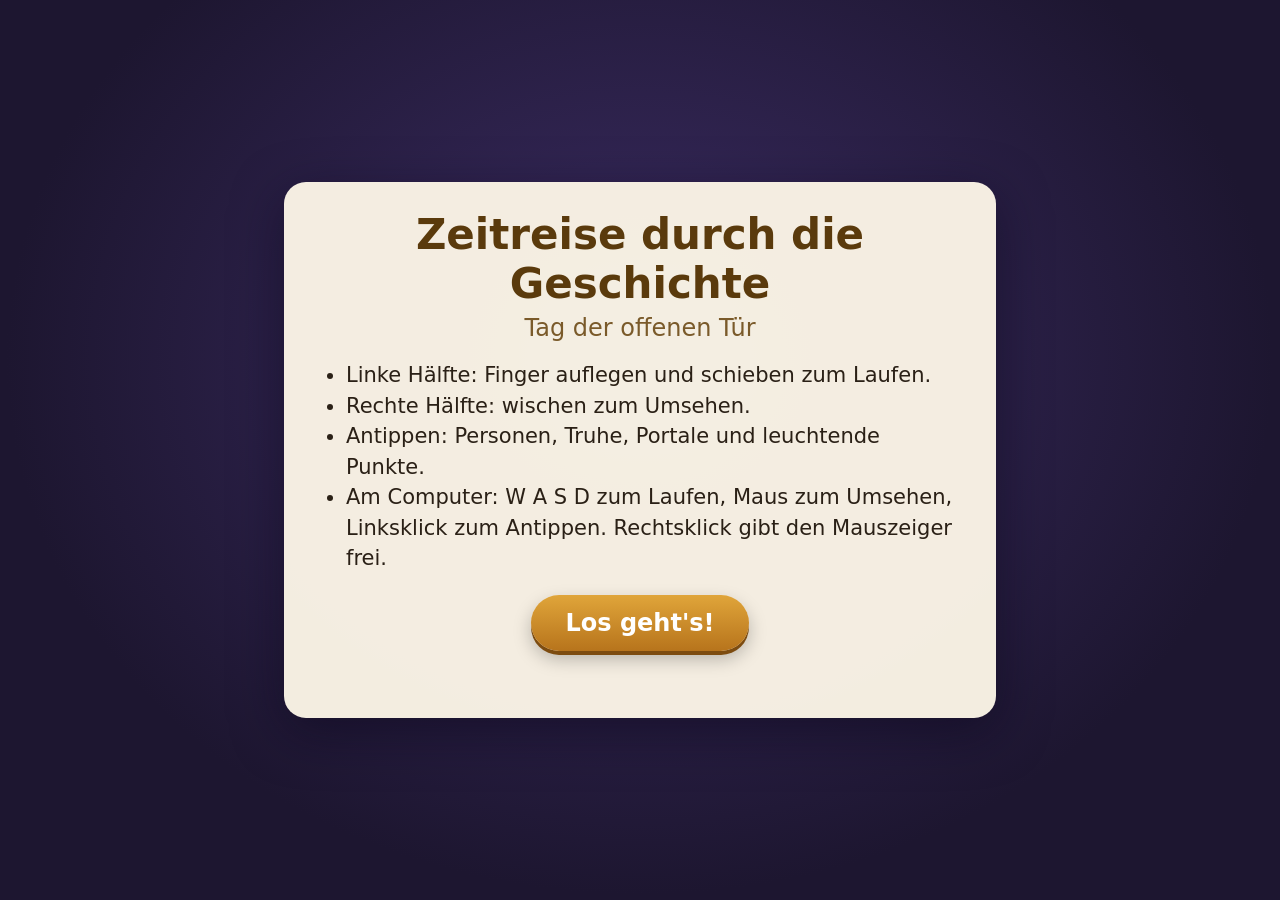
<file: index.html>
<!doctype html>
<html lang="de">
  <head>
    <meta charset="utf-8" />
    <meta name="viewport" content="width=device-width, initial-scale=1, maximum-scale=1, user-scalable=no, viewport-fit=cover" />
    <meta name="apple-mobile-web-app-capable" content="yes" />
    <meta name="mobile-web-app-capable" content="yes" />
    <meta name="apple-mobile-web-app-status-bar-style" content="black-translucent" />
    <meta name="apple-mobile-web-app-title" content="Zeitreise" />
    <meta name="theme-color" content="#1d1630" />
    <link rel="manifest" href="./manifest.webmanifest" />
    <link rel="apple-touch-icon" href="./bilder/symbol-180.png" />
    <link rel="icon" href="./bilder/symbol-192.png" />
    <title>Zeitreise durch die Geschichte</title>
    <script type="module" crossorigin src="./assets/spiel-B60qrgVE.js"></script>
    <link rel="modulepreload" crossorigin href="./assets/math.scalar.functions-D-i-XBaP.js">
    <link rel="modulepreload" crossorigin href="./assets/performanceConfigurator-UtxC_Odd.js">
    <link rel="modulepreload" crossorigin href="./assets/engineStore-Bn2tApal.js">
    <link rel="modulepreload" crossorigin href="./assets/typeStore-Cu_sj2zM.js">
    <link rel="modulepreload" crossorigin href="./assets/math.color.pure-DIBOnIKJ.js">
    <link rel="modulepreload" crossorigin href="./assets/domManagement-BqltO0ki.js">
    <link rel="modulepreload" crossorigin href="./assets/logger-CuBYPcDK.js">
    <link rel="modulepreload" crossorigin href="./assets/tools.functions-PPH2Ush9.js">
    <link rel="modulepreload" crossorigin href="./assets/halfFloat-Ce77JD5z.js">
    <link rel="modulepreload" crossorigin href="./assets/guid-BXdVC_j_.js">
    <link rel="modulepreload" crossorigin href="./assets/tools.pure-Iss_0DaR.js">
    <link rel="modulepreload" crossorigin href="./assets/decorators-C_ra_8EP.js">
    <link rel="modulepreload" crossorigin href="./assets/smartArray-BRfcgNbX.js">
    <link rel="modulepreload" crossorigin href="./assets/decorators.serialization-DACxtPyj.js">
    <link rel="modulepreload" crossorigin href="./assets/lightConstants-Cl_JkvDR.js">
    <link rel="modulepreload" crossorigin href="./assets/shaderStore-D-XQlhUT.js">
    <link rel="modulepreload" crossorigin href="./assets/internalTexture-B3djGrls.js">
    <link rel="modulepreload" crossorigin href="./assets/abstractEngine.pure-CzcwHVrU.js">
    <link rel="modulepreload" crossorigin href="./assets/thinEngine.pure-CflXBp96.js">
    <link rel="modulepreload" crossorigin href="./assets/buffer.pure-CQggqgBe.js">
    <link rel="modulepreload" crossorigin href="./assets/sceneComponent-BqsGOTk9.js">
    <link rel="modulepreload" crossorigin href="./assets/math.plane-DNfzQ8TP.js">
    <link rel="modulepreload" crossorigin href="./assets/preload-helper-Dff9-bt2.js">
    <link rel="modulepreload" crossorigin href="./assets/math.size-BHZaDYSv.js">
    <link rel="modulepreload" crossorigin href="./assets/baseTexture.pure-BJ89EpCA.js">
    <link rel="modulepreload" crossorigin href="./assets/texture.pure-xqDgEaaE.js">
    <link rel="modulepreload" crossorigin href="./assets/renderTargetTexture.pure-BbRi9uoH.js">
    <link rel="modulepreload" crossorigin href="./assets/effectRenderer.pure-CCsreHhy.js">
    <link rel="modulepreload" crossorigin href="./assets/flowGraphInteger.pure-CZmJgkLp.js">
    <link rel="modulepreload" crossorigin href="./assets/postProcess.pure-Ymx7-am1.js">
    <link rel="modulepreload" crossorigin href="./assets/flowGraphBlock-Bk62x1N7.js">
    <link rel="modulepreload" crossorigin href="./assets/flowGraphExecutionBlock-DXvOsle-.js">
    <link rel="modulepreload" crossorigin href="./assets/flowGraphExecutionBlockWithOutSignal-7sj2AQLB.js">
    <link rel="stylesheet" crossorigin href="./assets/spiel-BL2aMkvn.css">
  </head>
  <body>
    <canvas id="szene"></canvas>

    <!-- Startbildschirm -->
    <div id="start" class="overlay">
      <div class="karte startkarte">
        <h1 id="start-titel">Zeitreise durch die Geschichte</h1>
        <p id="start-unter" class="unter">Tag der offenen Tür</p>
        <ul id="start-steuerung" class="steuerliste"></ul>
        <button id="startknopf" class="hauptknopf" disabled>Lade …</button>
        <p id="speicherstand" class="speicherstand"></p>
      </div>
    </div>

    <!-- Spieloberflaeche -->
    <div id="hud" hidden>
      <div class="hud-titel" id="hud-titel">Passwörter</div>
      <div class="hud-felder" id="hud-felder"></div>
    </div>

    <button id="reset" class="reset" hidden aria-label="Zurücksetzen (2 Sekunden halten)">
      <svg viewBox="0 0 36 36" class="reset-ring"><circle cx="18" cy="18" r="15" /></svg>
      <svg viewBox="0 0 24 24" class="reset-symbol"><path d="M12 5V2L7 6l5 4V7a5 5 0 1 1-5 5H5a7 7 0 1 0 7-7z" /></svg>
    </button>

    <div id="tippziel" class="tippziel" hidden></div>
    <div id="drohne-text" class="drohne-text" hidden></div>
    <div id="pc-hinweis" class="pc-hinweis" hidden></div>

    <div id="untertitel" class="untertitel" hidden>
      <div class="untertitel-kopf"><span id="untertitel-name"></span></div>
      <p id="untertitel-text"></p>
      <div class="untertitel-knoepfe">
        <button id="untertitel-weiter" class="knopf">Weiter</button>
      </div>
    </div>

    <div id="fund" class="overlay fund" hidden>
      <div class="karte fundkarte">
        <p id="fund-titel" class="fund-titel"></p>
        <p id="fund-wort" class="fund-wort"></p>
        <p id="fund-text" class="fund-text"></p>
        <button id="fund-ok" class="hauptknopf">Weiter</button>
      </div>
    </div>

    <div id="truhe" class="overlay" hidden>
      <div class="karte truhenkarte">
        <h2 id="truhe-titel">Die Truhe</h2>
        <p id="truhe-text"></p>
        <div class="truhe-felder" id="truhe-felder"></div>
        <p id="truhe-meldung" class="truhe-meldung"></p>
        <div class="truhe-knoepfe">
          <button id="truhe-abbrechen" class="knopf nebenknopf">Schließen</button>
          <button id="truhe-ok" class="hauptknopf">Öffnen</button>
        </div>
      </div>
    </div>

    <div id="schatz" class="overlay schatz" hidden>
      <div class="karte schatzkarte">
        <p id="schatz-titel" class="schatz-titel"></p>
        <p id="schatz-text"></p>
        <p id="schatz-wort" class="schatz-wort"></p>
        <button id="schatz-ok" class="knopf nebenknopf">Schließen</button>
      </div>
    </div>

    <div id="steuerhilfe" class="steuerhilfe" hidden>
      <div class="steuerhilfe-links"><div class="kreis"></div><span>Laufen</span></div>
      <div class="steuerhilfe-rechts"><div class="wisch"></div><span>Umsehen</span></div>
    </div>

    <button id="ueberspringen" class="knopf ueberspringen" hidden>Überspringen</button>

    <div id="uebergang" class="uebergang" hidden>
      <div class="wirbel"></div>
      <div class="wirbel w2"></div>
      <p id="uebergang-text" class="uebergang-text"></p>
    </div>

    <div id="joy-basis"><div id="joy-knopf"></div></div>
    <div id="messanzeige" class="messanzeige" hidden></div>

    <div id="kontextverlust" class="overlay" hidden>
      <div class="karte">
        <p id="kontextverlust-text">Bitte Seite neu laden</p>
        <button class="hauptknopf" onclick="location.reload()">Neu laden</button>
      </div>
    </div>

  </body>
</html>
</file>
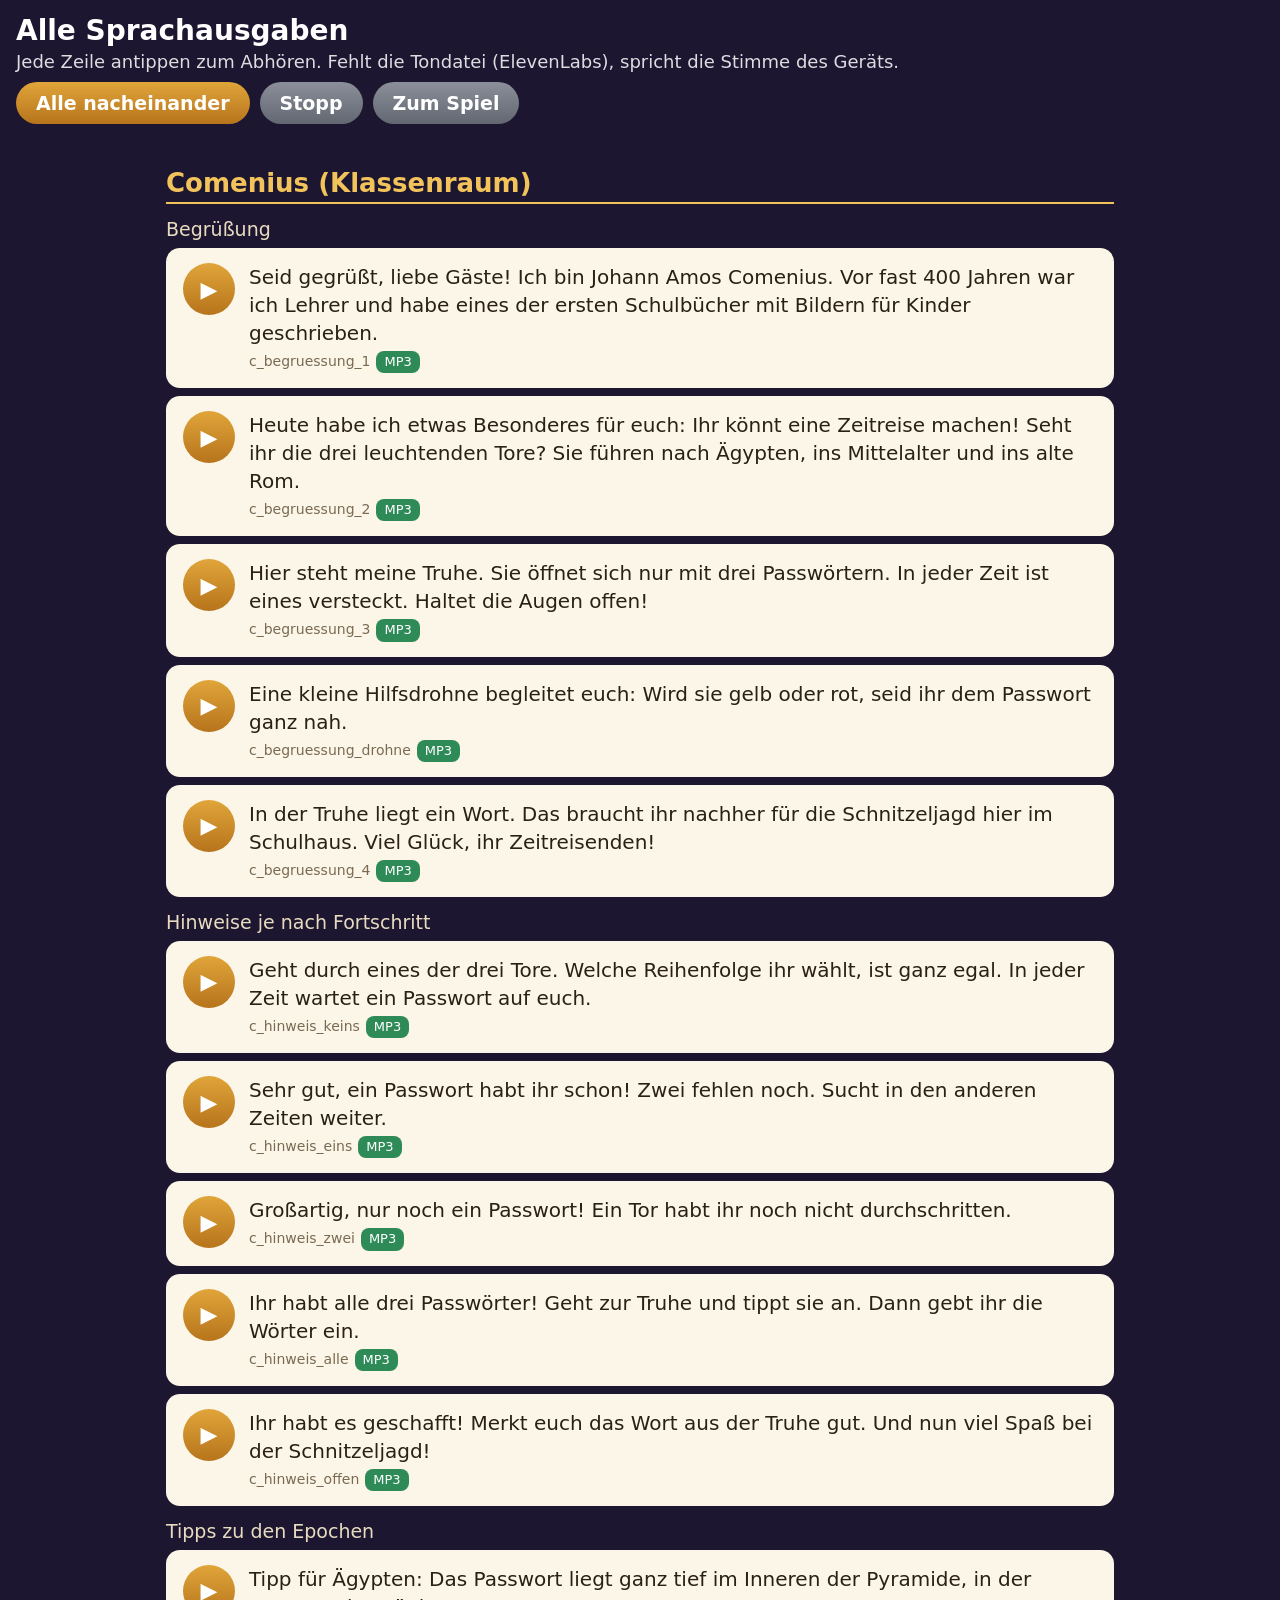
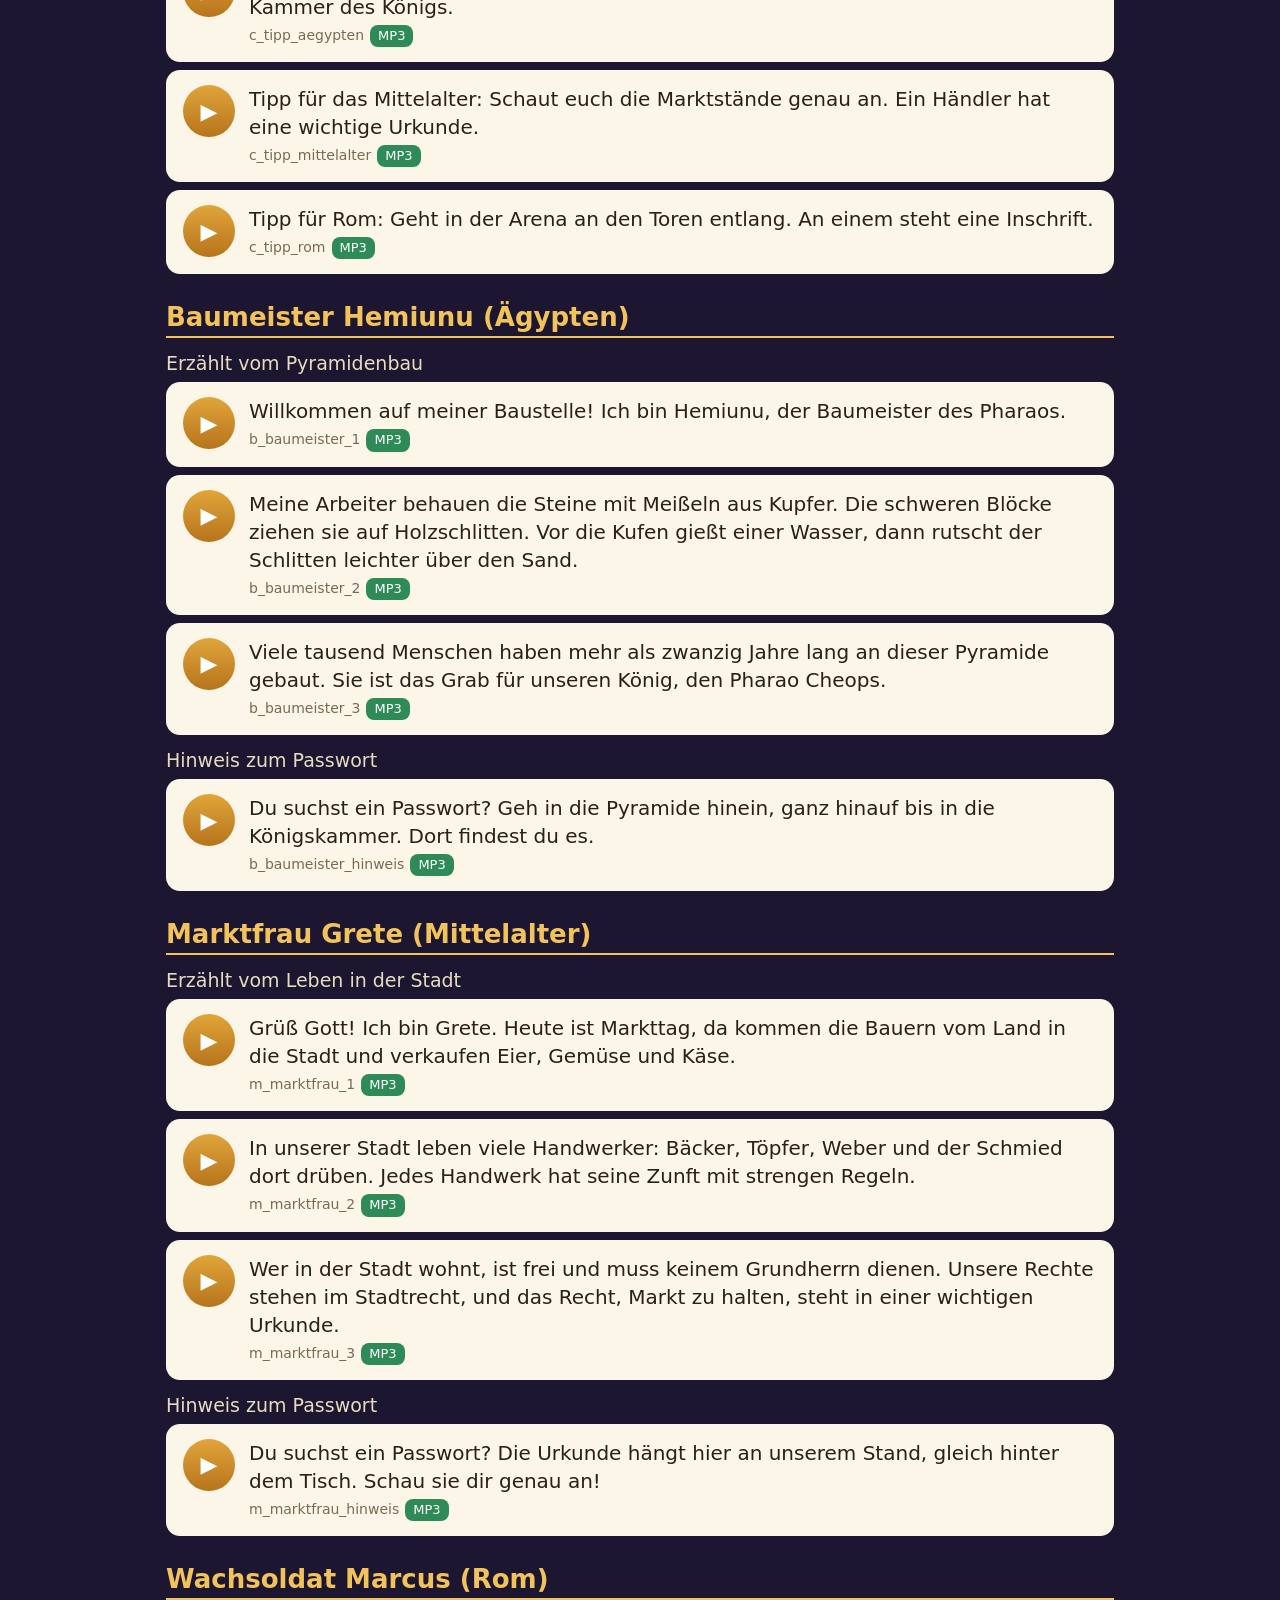
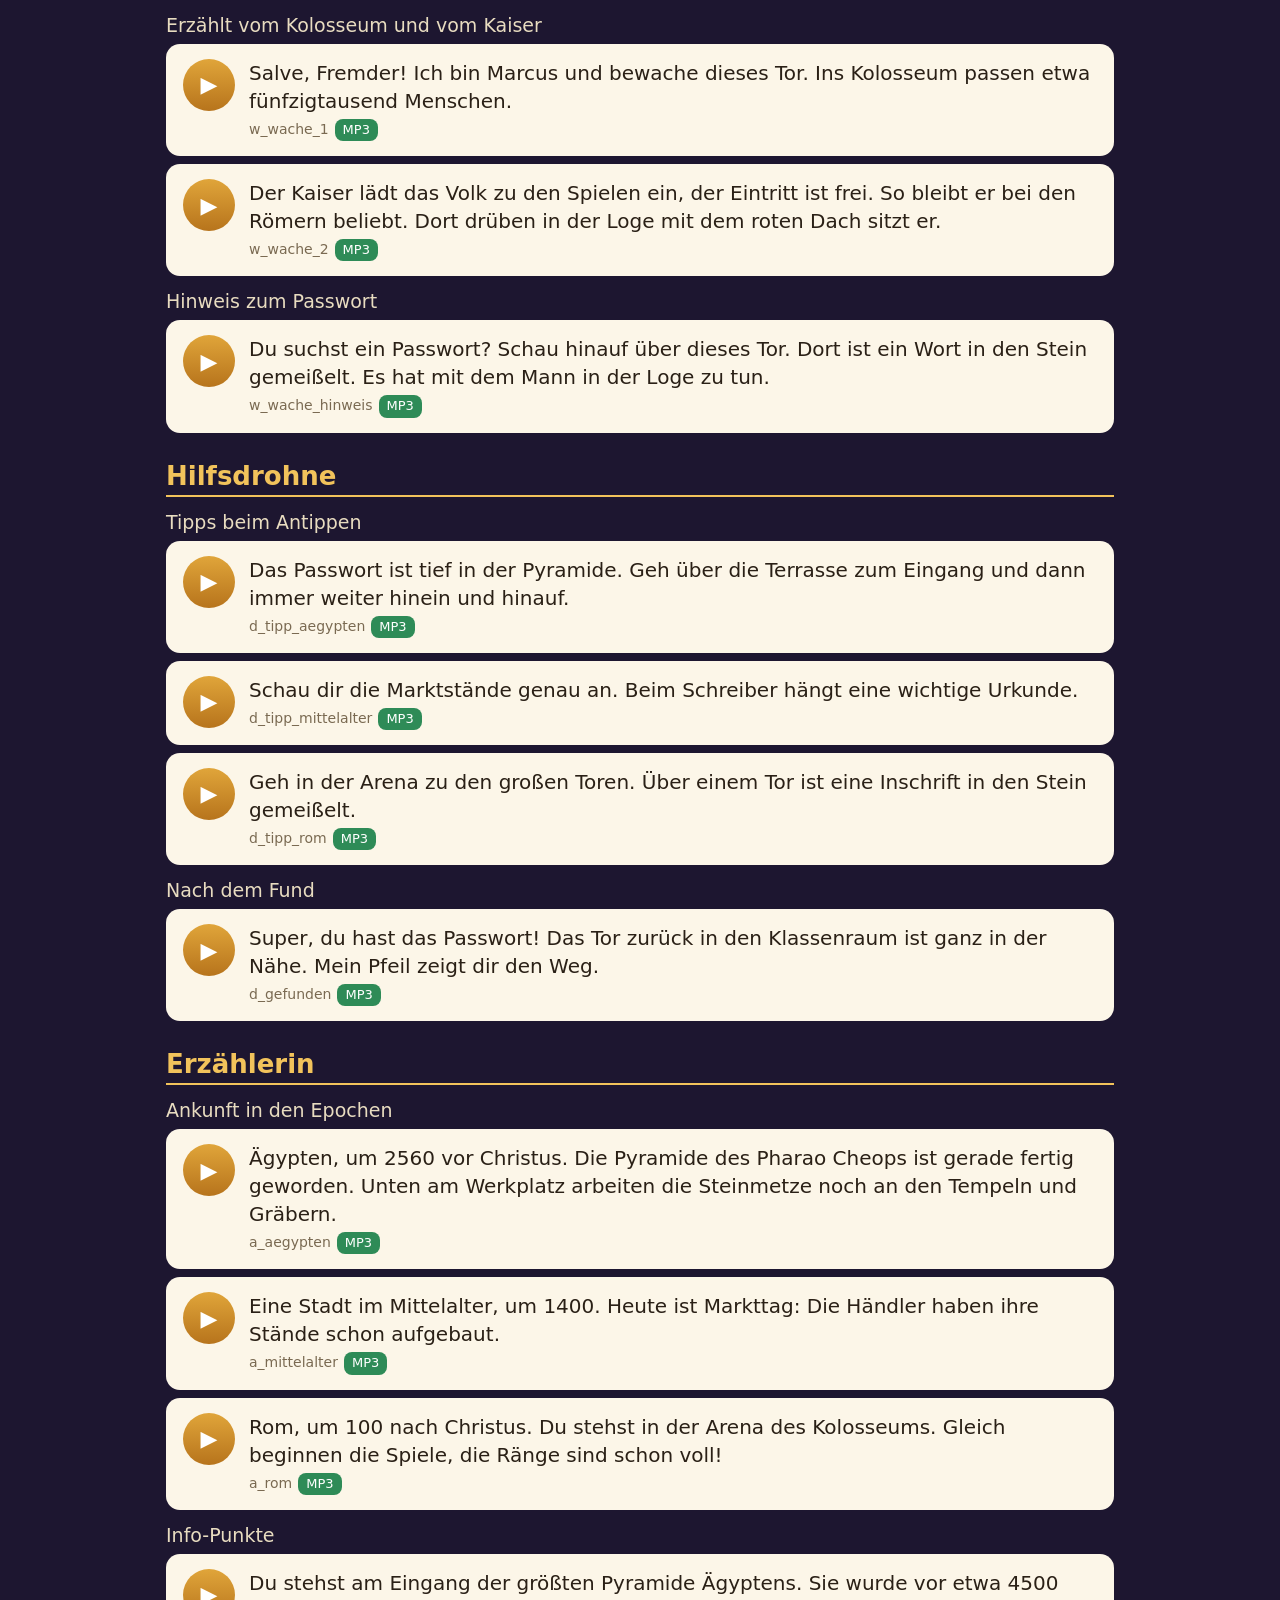
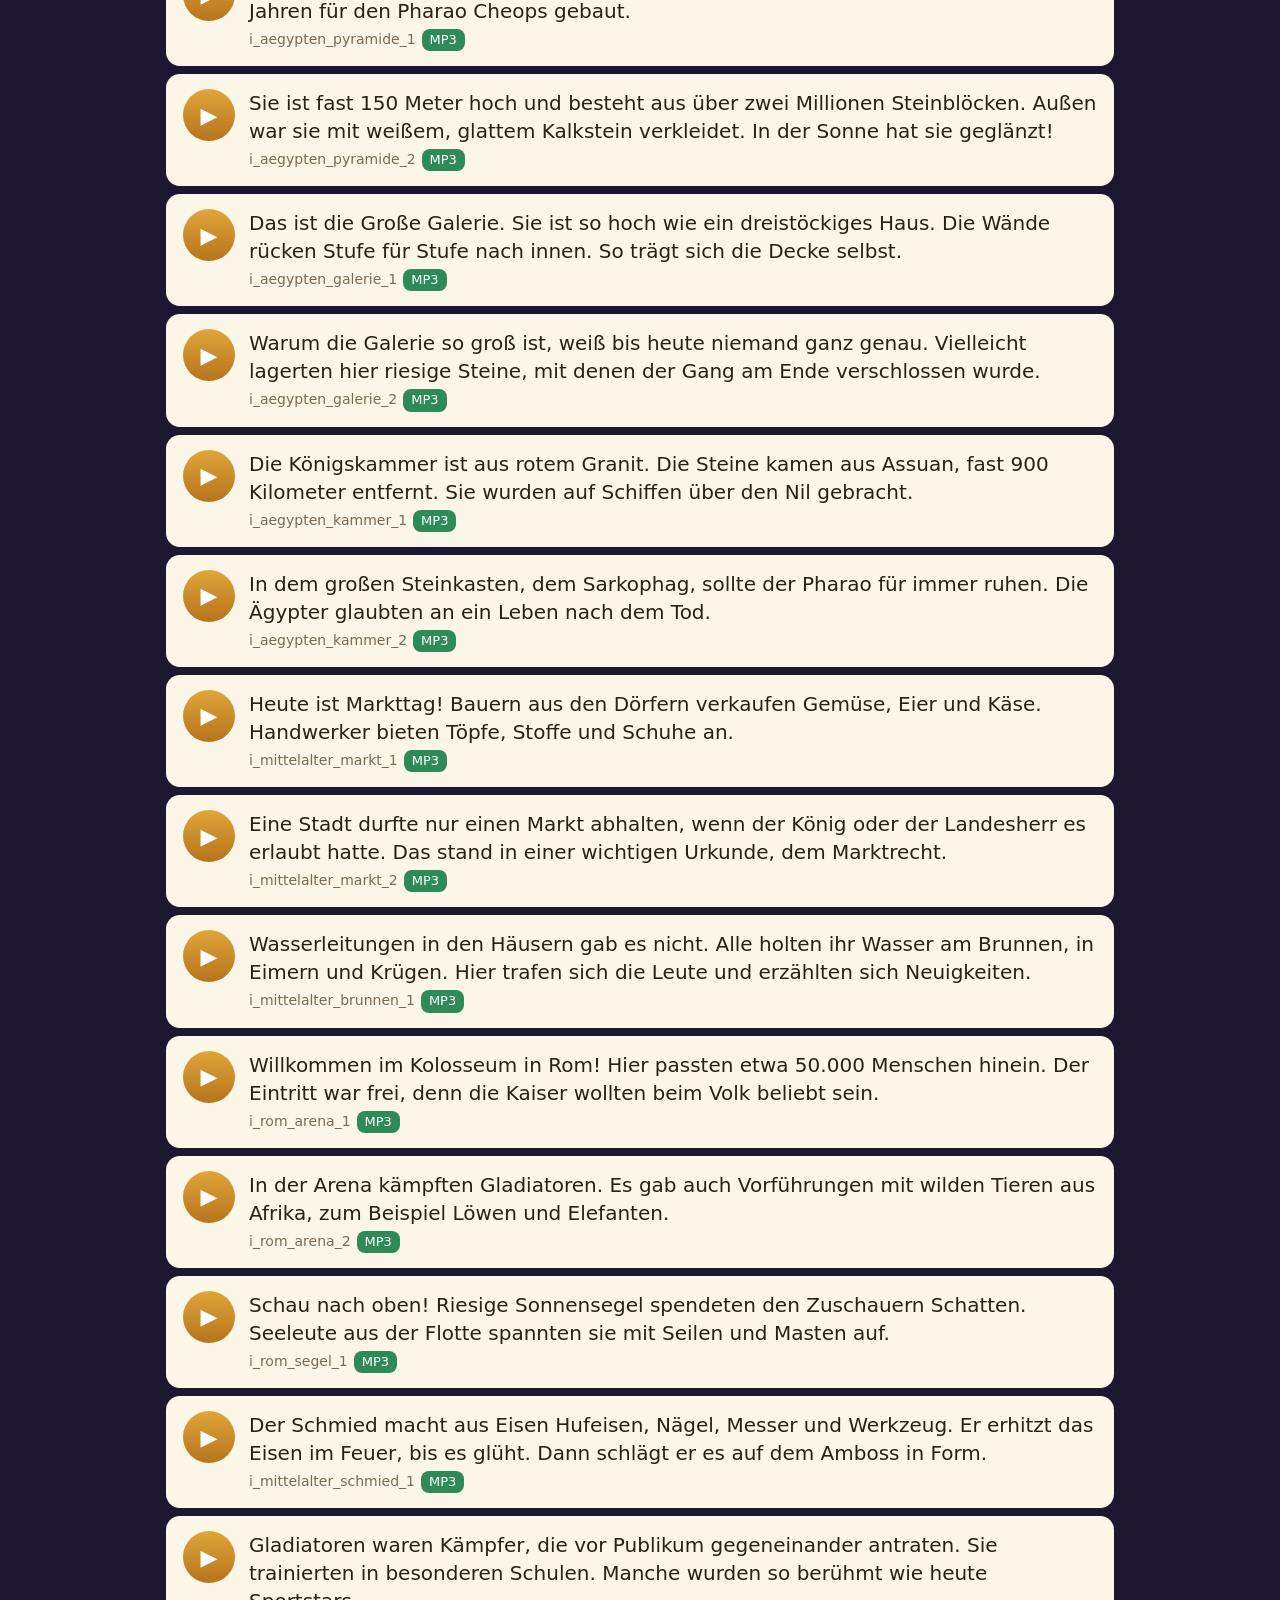
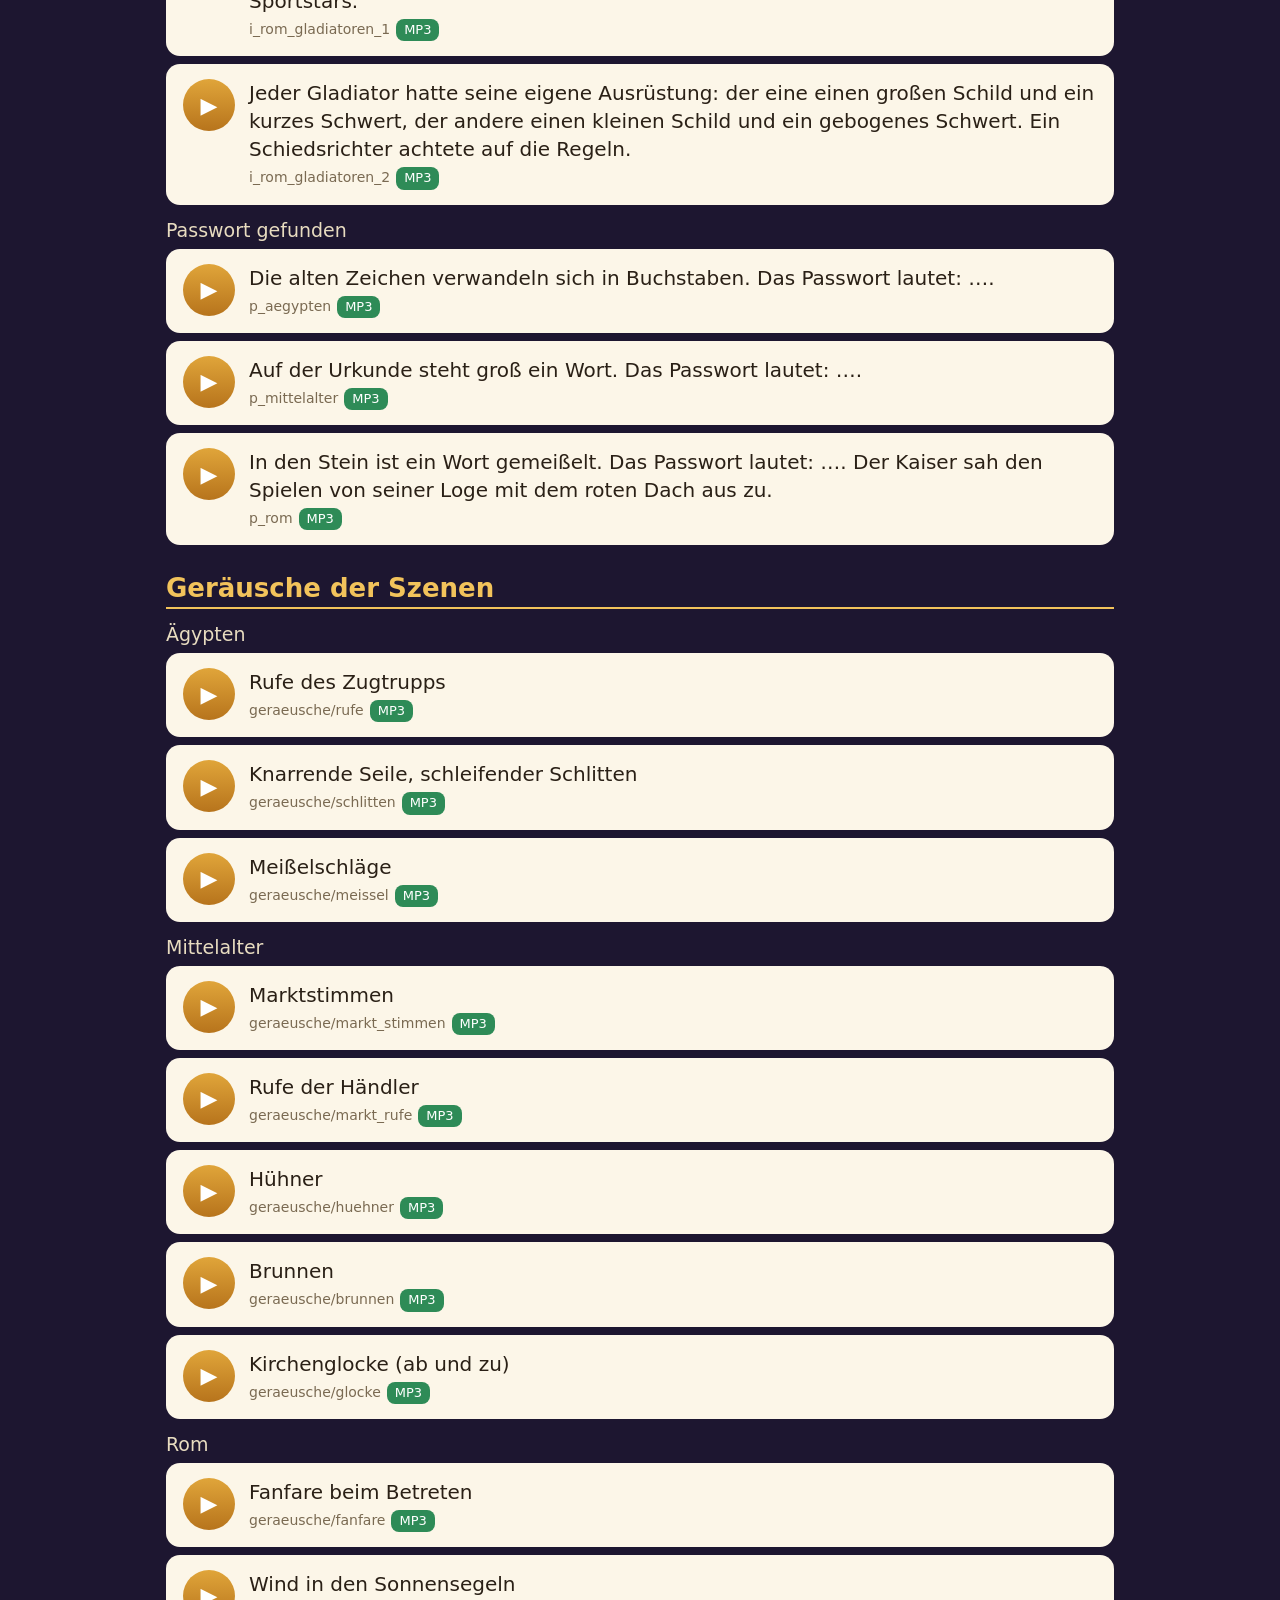
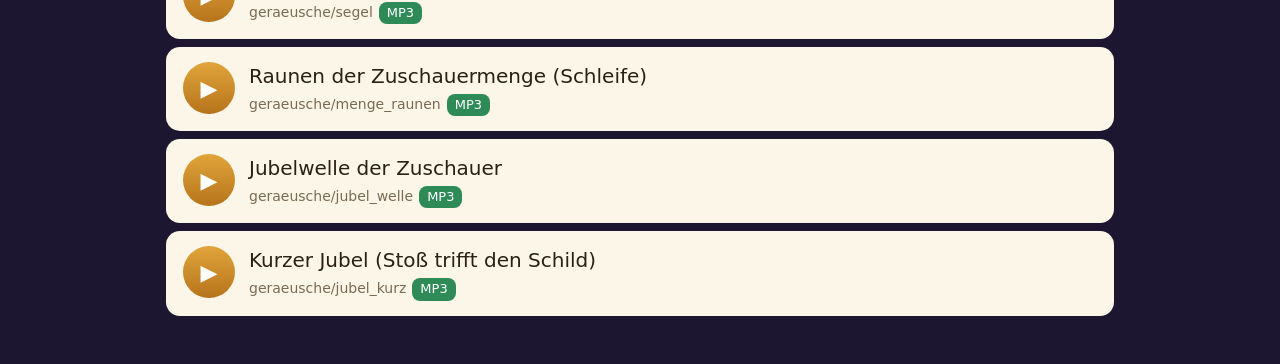
<file: soundboard.html>
<!doctype html>
<html lang="de">
  <head>
    <meta charset="utf-8" />
    <meta name="viewport" content="width=device-width, initial-scale=1, viewport-fit=cover" />
    <meta name="theme-color" content="#1d1630" />
    <link rel="icon" href="./bilder/symbol-192.png" />
    <title>Zeitreise – Sprachausgaben</title>
    <!-- Soundboard: jede Sprachausgabe des Spiels einzeln abspielen (Texte aus texte.json, Ton aus audio/<id>.mp3).
         Fehlt eine Tondatei, spricht die eingebaute Stimme des Geraets (wie im Spiel mit "ersatzStimme"). -->
    <style>:root{--nacht:#1d1630;--gold:#f2c35b;--papier:#fcf6e8;--tinte:#2a2016}*{box-sizing:border-box}body{background:var(--nacht);color:var(--tinte);margin:0;font-family:Trebuchet MS,Segoe UI,system-ui,sans-serif}header{z-index:2;background:var(--nacht);color:#fff;padding:14px 16px 10px;position:sticky;top:0}h1{margin:0;font-size:28px}header p{opacity:.85;margin:4px 0 10px;font-size:18px}.knoepfe{flex-wrap:wrap;gap:10px;display:flex}button{font:inherit;cursor:pointer;color:#fff;touch-action:manipulation;background:linear-gradient(#e0a53a,#b7741c);border:none;border-radius:999px;padding:10px 20px;font-size:19px;font-weight:700}button.neben{background:linear-gradient(#8b8f99,#626772)}main{max-width:980px;margin:0 auto;padding:6px 16px 40px}h2{color:var(--gold);margin:28px 0 4px;font-size:26px}h2.figur{border-bottom:2px solid var(--gold);padding-bottom:4px}h3{color:#e8dcc0;margin:14px 0 6px;font-size:19px;font-weight:400}.zeile{background:var(--papier);cursor:pointer;border:3px solid #0000;border-radius:14px;align-items:flex-start;gap:14px;margin:8px 0;padding:12px 14px;display:flex}.zeile.laeuft{border-color:var(--gold)}.zeile .spiel{border-radius:50%;flex:0 0 52px;height:52px;padding:0;font-size:22px}.zeile .text{font-size:20px;line-height:1.4}.zeile .id{color:#7a6a52;margin-top:4px;font-size:14px;display:block}.marke{background:#e3d6b8;border-radius:8px;margin-left:6px;padding:2px 8px;font-size:13px;display:inline-block}.marke.mp3{color:#fff;background:#2e8b57}</style>
  </head>
  <body>
    <header>
      <h1 id="titel">Alle Sprachausgaben</h1>
      <p id="hinweis"></p>
      <div class="knoepfe">
        <button id="alle">Alle nacheinander</button>
        <button id="stopp" class="neben">Stopp</button>
        <button id="spiel" class="neben" onclick="location.href='./'">Zum Spiel</button>
      </div>
    </header>
    <main id="liste"></main>
    <script>
      // Nach Figur gruppiert (Lauf A): Sprecher -> Abschnitte. Lauf B: Marktfrau Grete und Wachsoldat Marcus,
      // alle Stimmen deutsch (ElevenLabs-Bibliothek), Geraeusche der Szenen am Ende.
      const FIGUREN = [
        ["Comenius (Klassenraum)", [
          ["Begrüßung", (t) => t.comenius.begruessung],
          ["Hinweise je nach Fortschritt", (t) => Object.values(t.comenius.hinweise).flat()],
          ["Tipps zu den Epochen", (t) => Object.values(t.comenius.tipps)],
        ]],
        ["Baumeister Hemiunu (Ägypten)", [
          ["Erzählt vom Pyramidenbau", (t) => t.baumeister?.erzaehlen ?? []],
          ["Hinweis zum Passwort", (t) => (t.baumeister ? [t.baumeister.hinweis] : [])],
        ]],
        ["Marktfrau Grete (Mittelalter)", [
          ["Erzählt vom Leben in der Stadt", (t) => t.marktfrau?.erzaehlen ?? []],
          ["Hinweis zum Passwort", (t) => (t.marktfrau ? [t.marktfrau.hinweis] : [])],
        ]],
        ["Wachsoldat Marcus (Rom)", [
          ["Erzählt vom Kolosseum und vom Kaiser", (t) => t.wachsoldat?.erzaehlen ?? []],
          ["Hinweis zum Passwort", (t) => (t.wachsoldat ? [t.wachsoldat.hinweis] : [])],
        ]],
        ["Hilfsdrohne", [
          ["Tipps beim Antippen", (t) => (t.drohne ? Object.values(t.drohne.tipps) : [])],
          ["Nach dem Fund", (t) => (t.drohne ? [t.drohne.gefunden] : [])],
        ]],
        ["Erzählerin", [
          ["Ankunft in den Epochen", (t) => Object.values(t.ankunft)],
          ["Info-Punkte", (t) => Object.values(t.infopunkte).flatMap((i) => i.zeilen)],
          ["Passwort gefunden", (t) => Object.values(t.passwortfunde)],
        ]],
        ["Geräusche der Szenen", [
          ["Ägypten", () => GERAEUSCHE.aegypten],
          ["Mittelalter", () => GERAEUSCHE.mittelalter],
          ["Rom", () => GERAEUSCHE.rom],
        ]],
      ];
      // Geraeusche (ElevenLabs Sound Effects); Amboss, Schwerter und Wind entstehen im Spiel selbst (Menge seit Lauf J echt)
      const g = (id, text) => ({ id: "geraeusche/" + id, text });
      const GERAEUSCHE = {
        aegypten: [g("rufe", "Rufe des Zugtrupps"), g("schlitten", "Knarrende Seile, schleifender Schlitten"), g("meissel", "Meißelschläge")],
        mittelalter: [g("markt_stimmen", "Marktstimmen"), g("markt_rufe", "Rufe der Händler"), g("huehner", "Hühner"),
          g("brunnen", "Brunnen"), g("glocke", "Kirchenglocke (ab und zu)")],
        rom: [g("fanfare", "Fanfare beim Betreten"), g("segel", "Wind in den Sonnensegeln"),
          g("menge_raunen", "Raunen der Zuschauermenge (Schleife)"), g("jubel_welle", "Jubelwelle der Zuschauer"),
          g("jubel_kurz", "Kurzer Jubel (Stoß trifft den Schild)")],
      };
      let audio = null;
      let ctx = null;
      let lauf = 0;
      let vorhanden = new Set();
      let config = {};

      function stopp() {
        lauf++;
        if (audio) { audio.pause(); audio = null; }
        if ("speechSynthesis" in window) speechSynthesis.cancel();
        document.querySelectorAll(".zeile.laeuft").forEach((e) => e.classList.remove("laeuft"));
      }

      function sprechtext(z) {
        const m = /^p_(\w+)$/.exec(z.id);
        if (!m || !config.passwoerter?.[m[1]]) return z.text;
        const w = String(config.passwoerter[m[1]]);
        return z.text.split("{passwort}").join(w.charAt(0) + w.slice(1).toLowerCase());
      }

      function spiele(z, el) {
        stopp();
        const nr = lauf;
        el.classList.add("laeuft");
        return new Promise((ok) => {
          const ende = () => { if (nr === lauf) el.classList.remove("laeuft"); ok(nr === lauf); };
          if (vorhanden.has(z.id)) {
            // Web Audio statt <audio>: funktioniert auf dem iPad auch aus dem Offline-Speicher (keine Bereichsanfragen)
            ctx = ctx ?? new (window.AudioContext ?? window.webkitAudioContext)();
            ctx.resume();
            fetch(`audio/${z.id}.mp3`).then((r) => r.arrayBuffer()).then((d) => ctx.decodeAudioData(d)).then((buf) => {
              if (nr !== lauf) return ende();
              const q = ctx.createBufferSource();
              q.buffer = buf;
              q.connect(ctx.destination);
              q.onended = ende;
              audio = { pause: () => { q.onended = null; try { q.stop(); } catch {} } };
              q.start(0);
            }).catch(ende);
          } else if ("speechSynthesis" in window) {
            const u = new SpeechSynthesisUtterance(sprechtext(z));
            u.lang = "de-DE";
            const de = speechSynthesis.getVoices().filter((v) => v.lang.toLowerCase().startsWith("de"));
            const v = de.find((v) => /Anna|Petra|Markus|Helena|Google Deutsch/.test(v.name)) ?? de[0];
            if (v) u.voice = v;
            u.rate = 0.95;
            u.onend = ende;
            u.onerror = ende;
            speechSynthesis.speak(u);
          } else ende();
        });
      }

      async function start() {
        const [texte, cfg, liste] = await Promise.all([
          fetch("texte.json", { cache: "no-cache" }).then((r) => r.json()),
          fetch("config.json", { cache: "no-cache" }).then((r) => r.json()),
          fetch("audio/liste.json").then((r) => (r.ok ? r.json() : [])).catch(() => []),
        ]);
        config = cfg;
        vorhanden = new Set([...liste, ...Object.values(GERAEUSCHE).flat().map((z) => z.id)]);
        document.getElementById("titel").textContent = texte.oberflaeche.soundboardTitel ?? "Alle Sprachausgaben";
        document.getElementById("hinweis").textContent = texte.oberflaeche.soundboardHinweis ?? "";
        const main = document.getElementById("liste");
        const alle = [];
        for (const [figur, abschnitte] of FIGUREN) {
         const zeilenFigur = abschnitte.flatMap(([, f]) => f(texte));
         if (!zeilenFigur.length) continue;
         const h1 = document.createElement("h2");
         h1.className = "figur";
         h1.textContent = figur;
         main.appendChild(h1);
         for (const [titel, f] of abschnitte) {
          const zeilen = f(texte);
          if (!zeilen.length) continue;
          const h = document.createElement("h3");
          h.textContent = titel;
          main.appendChild(h);
          for (const z of zeilen) {
            const el = document.createElement("div");
            el.className = "zeile";
            el.innerHTML = `<button class="spiel" aria-label="Abspielen">&#9654;</button><div class="text"></div>`;
            el.querySelector(".text").textContent = z.text.replace("{passwort}", "…");
            const id = document.createElement("span");
            id.className = "id";
            id.textContent = z.id;
            const m = document.createElement("span");
            m.className = "marke" + (vorhanden.has(z.id) ? " mp3" : "");
            m.textContent = vorhanden.has(z.id) ? "MP3" : "Gerätestimme";
            id.appendChild(m);
            el.querySelector(".text").appendChild(id);
            el.addEventListener("click", () => spiele(z, el));
            main.appendChild(el);
            alle.push([z, el]);
          }
         }
        }
        document.getElementById("stopp").addEventListener("click", stopp);
        document.getElementById("alle").addEventListener("click", async () => {
          for (const [z, el] of alle) {
            el.scrollIntoView({ block: "center", behavior: "smooth" });
            if (!(await spiele(z, el))) break;
            await new Promise((r) => setTimeout(r, 500));
          }
        });
      }
      start().catch((e) => (document.getElementById("hinweis").textContent = "Fehler: " + e.message));
    </script>
  </body>
</html>
</file>
<file: assets/spiel-BL2aMkvn.css>
:root{--nacht:#1d1630;--gold:#f2c35b;--gold-dunkel:#b9862a;--papier:#fcf6e8f5;--tinte:#2a2016;--blau:#2f6fb0;--gruen:#2e8b57;--rot:#b23b2e}html,body{background:var(--nacht);touch-action:none;-webkit-user-select:none;user-select:none;-webkit-touch-callout:none;-webkit-tap-highlight-color:transparent;height:100%;color:var(--tinte);margin:0;font-family:Trebuchet MS,Segoe UI,system-ui,-apple-system,sans-serif;overflow:hidden}#szene{touch-action:none;outline:none;width:100%;height:100%;display:block;position:fixed;inset:0}[hidden]{display:none!important}.overlay{box-sizing:border-box;z-index:20;justify-content:center;align-items:center;padding:16px;display:flex;position:fixed;inset:0}.karte{background:var(--papier);text-align:center;border-radius:22px;max-width:640px;padding:28px 36px;font-size:22px;box-shadow:0 14px 50px #0a051980}button{font:inherit;cursor:pointer;touch-action:manipulation}.hauptknopf,.knopf{color:#fff;background:linear-gradient(#e0a53a,#b7741c);border:none;border-radius:999px;padding:14px 34px;font-size:24px;font-weight:700;box-shadow:0 4px #7d4c10,0 8px 18px #00000040}.hauptknopf:active,.knopf:active{transform:translateY(3px);box-shadow:0 1px #7d4c10}.hauptknopf:disabled{opacity:.6}.nebenknopf{background:linear-gradient(#8b8f99,#626772);box-shadow:0 4px #3e424b,0 8px 18px #0003}#start{background:radial-gradient(at 50% 40%,#3b2c63 0%,#1d1630 70%)}.startkarte h1{color:#5a3a0c;margin:0 0 6px;font-size:42px}.unter{color:#7a5a2a;margin:0 0 18px;font-size:24px}.steuerliste{text-align:left;margin:0 0 22px;padding-left:26px;font-size:21px;line-height:1.45}.speicherstand{color:#6b6b6b;min-height:1.3em;margin:16px 0 0;font-size:17px}#hud{top:max(10px, env(safe-area-inset-top));z-index:8;color:#fff;pointer-events:none;background:#140e239e;border-radius:16px;align-items:center;gap:12px;padding:8px 14px;display:flex;position:fixed;left:50%;transform:translate(-50%)}.hud-titel{opacity:.85;font-size:17px}.hud-felder{gap:10px;display:flex}.hud-feld{text-align:center;border:2px dashed #ffffff73;border-radius:10px;min-width:128px;padding:4px 10px 6px}.hud-feld .epoche{opacity:.8;font-size:14px;display:block}.hud-feld .wort{letter-spacing:2px;color:#ffffff80;font-size:24px;font-weight:700;display:block}.hud-feld.gefunden{border:2px solid var(--gold);background:#f2c35b2e}.hud-feld.gefunden .wort{color:var(--gold)}.hud-feld.neu{animation:1.6s ease-out hud-neu}@keyframes hud-neu{0%{box-shadow:0 0 40px var(--gold);transform:scale(1.6)}to{transform:scale(1);box-shadow:0 0 #0000}}.reset{top:max(10px, env(safe-area-inset-top));right:max(10px, env(safe-area-inset-right));z-index:30;background:#140e2373;border:none;border-radius:50%;width:46px;height:46px;padding:0;position:fixed}.reset-symbol{fill:#ffffffbf;position:absolute;inset:11px}.reset-ring{position:absolute;inset:0;transform:rotate(-90deg)}.reset-ring circle{fill:none;stroke:var(--gold);stroke-width:3px;stroke-dasharray:94.25;stroke-dashoffset:94.25px}.reset.haelt .reset-ring circle{stroke-dashoffset:0;transition:stroke-dashoffset 2s linear}.untertitel{left:50%;bottom:max(18px, env(safe-area-inset-bottom));box-sizing:border-box;z-index:15;color:#fff;background:#100b1cdb;border-radius:18px;width:min(900px,100% - 32px);padding:14px 24px 16px;position:fixed;transform:translate(-50%);box-shadow:0 10px 30px #0006}.untertitel-kopf{color:var(--gold);margin-bottom:4px;font-size:18px;font-weight:700}.untertitel p{margin:0;font-size:27px;line-height:1.38}.untertitel-knoepfe{justify-content:flex-end;margin-top:10px;display:flex}.untertitel .knopf{padding:10px 28px;font-size:22px}.tippziel{z-index:6;color:#3a2508;pointer-events:none;white-space:nowrap;background:#f2c35beb;border-radius:999px;padding:6px 14px;font-size:19px;font-weight:700;animation:1.4s ease-in-out infinite tipp-puls;position:fixed;transform:translate(-50%,-100%)}@keyframes tipp-puls{0%,to{opacity:.85}50%{opacity:1}}.fund{background:radial-gradient(circle,#ffdc8c59,#140e238c)}.fundkarte{animation:.5s ease-out auftauchen}.fund-titel{color:#6a4410;margin:0;font-size:26px;font-weight:700}.fund-wort{letter-spacing:8px;color:#b7741c;text-shadow:0 2px #fff3cf,0 0 24px #f2c35bcc;margin:14px 0;font-size:64px;font-weight:700}.fund-text{margin:0 0 20px;font-size:22px}@keyframes auftauchen{0%{opacity:0;transform:scale(.6)}to{opacity:1;transform:scale(1)}}.truhenkarte h2{margin:0 0 6px;font-size:32px}.truhe-felder{flex-direction:column;gap:12px;margin:14px 0;display:flex}.truhe-feld{align-items:center;gap:12px;display:flex}.truhe-feld label{text-align:right;width:150px;font-size:21px}.truhe-feld input{text-transform:uppercase;letter-spacing:3px;-webkit-user-select:text;user-select:text;border:3px solid #c9b28a;border-radius:12px;flex:1;min-width:0;padding:8px 14px;font-size:30px;font-weight:700}.truhe-feld input.richtig{border-color:var(--gruen);background:#eaf7ee}.truhe-feld input.falsch{border-color:var(--rot);background:#fbecea}.truhe-meldung{min-height:1.4em;color:var(--rot);margin:4px 0 12px;font-size:21px}.truhe-knoepfe{justify-content:center;gap:16px;display:flex}.schatz{background:radial-gradient(circle,#ffd26e8c,#140e23b3)}.schatzkarte{max-width:820px;animation:.8s ease-out auftauchen}.schatz-titel{color:#6a4410;margin:0;font-size:40px;font-weight:700}.schatz-wort{letter-spacing:min(10px,.8vw);color:#c0801c;text-shadow:0 3px #fff3cf,0 0 40px #f2c35be6;margin:18px 0 26px;font-size:min(110px,9.5vw);font-weight:700;line-height:1.1;animation:2.4s ease-in-out infinite glanz}@keyframes glanz{0%,to{filter:brightness()}50%{filter:brightness(1.25)}}.steuerhilfe{z-index:7;pointer-events:none;color:#fff;text-shadow:0 2px 6px #000000b3;justify-content:space-between;align-items:flex-end;padding:0 8% 22%;font-size:26px;font-weight:700;animation:.6s ease-out einblenden;display:flex;position:fixed;inset:0}.steuerhilfe>div{flex-direction:column;align-items:center;gap:10px;display:flex}.steuerhilfe .kreis{background:#ffffff26;border:4px solid #ffffffd9;border-radius:50%;width:110px;height:110px;position:relative}.steuerhilfe .kreis:after{content:"";background:#ffffffd9;border-radius:50%;width:46px;height:46px;animation:2s ease-in-out infinite joy-zeigen;position:absolute;top:32px;left:32px}@keyframes joy-zeigen{0%,to{transform:translate(0)}30%{transform:translateY(-26px)}60%{transform:translate(24px)}}.steuerhilfe .wisch{width:160px;height:70px;position:relative}.steuerhilfe .wisch:before{content:"";background:#ffffffd9;border-radius:50%;width:46px;height:46px;animation:2s ease-in-out infinite wischen;position:absolute;top:12px}@keyframes wischen{0%{opacity:0;left:110px}20%{opacity:1}80%{opacity:1;left:0}to{opacity:0;left:0}}@keyframes einblenden{0%{opacity:0}to{opacity:1}}.ueberspringen{z-index:16;position:fixed;bottom:24px;right:24px}.uebergang{z-index:25;background:radial-gradient(circle,#fff7d6 0%,#f2c35b 12%,#6a3fb5 45%,#120c22 80%);justify-content:center;align-items:center;animation:.45s ease-out einblenden;display:flex;position:fixed;inset:0;overflow:hidden}.uebergang.aus{animation:.6s ease-in forwards ausblenden}@keyframes ausblenden{to{opacity:0}}.wirbel{background:repeating-conic-gradient(#ffffff38 0deg 9deg,#fff0 9deg 24deg);width:220vmax;height:220vmax;margin:-110vmax 0 0 -110vmax;animation:2.2s linear infinite drehen;position:absolute;top:50%;left:50%;mask-image:radial-gradient(circle,#0000 3%,#000 14% 40%,#0000 62%)}.wirbel.w2{opacity:.6;animation-duration:3.4s;animation-direction:reverse;transform:scale(.7)}@keyframes drehen{to{transform:rotate(360deg)}}.uebergang-text{color:#fff;text-shadow:0 2px 14px #280a50e6;text-align:center;padding:0 20px;font-size:40px;font-weight:700;position:relative}#joy-basis{pointer-events:none;z-index:5;background:#ffffff1f;border:3px solid #ffffff59;border-radius:50%;width:120px;height:120px;margin:-60px 0 0 -60px;display:none;position:fixed;bottom:40px;left:110px}#joy-basis.aktiv{display:block;bottom:auto}#joy-knopf{background:#ffffffbf;border-radius:50%;width:52px;height:52px;position:absolute;top:50%;left:50%;transform:translate(-50%,-50%)}.messanzeige{z-index:40;color:#9f9;white-space:pre;pointer-events:none;background:#000000b3;border-radius:8px;padding:6px 10px;font:15px/1.35 ui-monospace,Menlo,Consolas,monospace;position:fixed;top:8px;left:8px}@media (orientation:portrait){.hud-feld{min-width:92px;padding:3px 6px 5px}.hud-feld .wort{letter-spacing:1px;font-size:20px}.hud-titel{display:none}.untertitel p{font-size:25px}.schatz-wort{font-size:min(76px,9.5vw)}.fund-wort{font-size:52px}.truhe-feld label{width:110px}.steuerhilfe{padding-bottom:30%}}.drohne-text{z-index:5;color:#fff;pointer-events:none;white-space:nowrap;background:#285ac8e0;border:2px solid #ffffffbf;border-radius:999px;padding:5px 14px;font-size:22px;font-weight:700;transition:background .4s,opacity .5s;position:fixed;transform:translate(-50%,-100%);box-shadow:0 3px 10px #00000059}.drohne-text.kalt{background:#2864d7e6}.drohne-text.waermer{color:#2b1d00;background:#d6a014eb}.drohne-text.heiss{background:#d4301eeb}.drohne-text.zurueck{background:#4646bee6}.drohne-text.leise{opacity:0}.pc-hinweis{z-index:8;color:#fff;text-align:center;pointer-events:none;background:#141024db;border-radius:14px;max-width:min(90vw,760px);padding:10px 20px;font-size:20px;position:fixed;bottom:24px;left:50%;transform:translate(-50%)}
</file>
